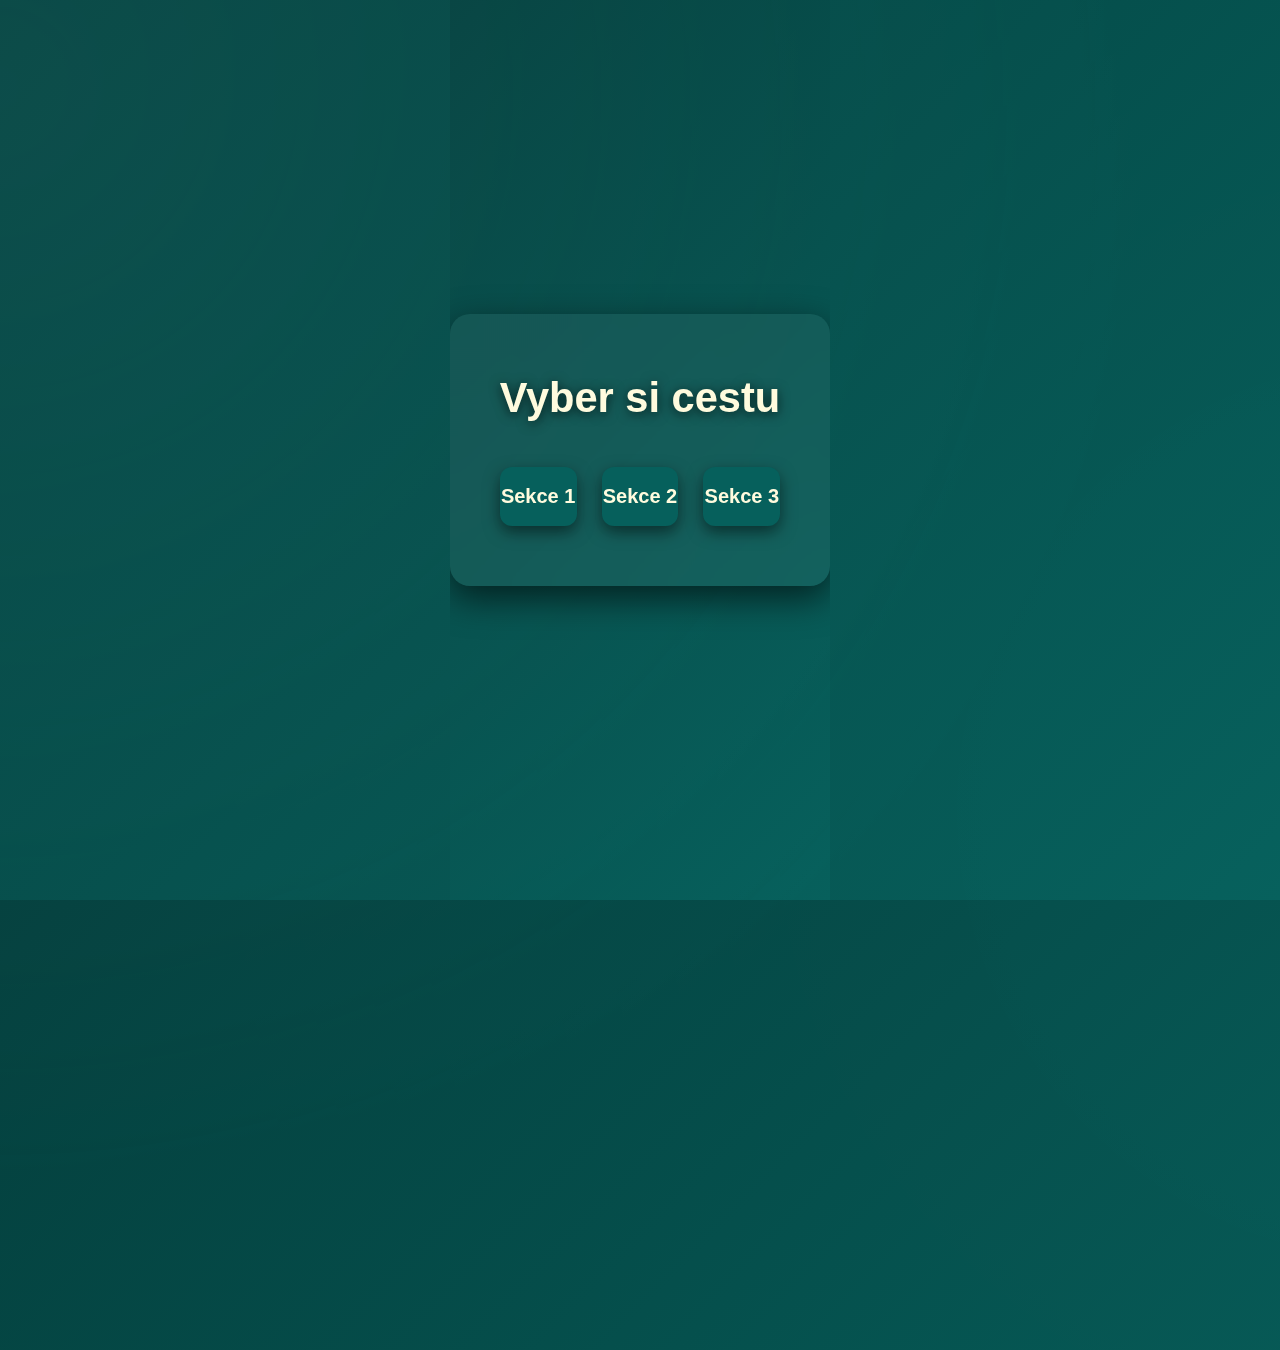
<file: index.html>
<!DOCTYPE html>
<html lang="cs">
<head>
<meta charset="UTF-8" />
<meta name="viewport" content="width=device-width, initial-scale=1" />
<title>Landing Page</title>
<style>
  html {
    --color1: #043f3d;
    --color2: #06605c;
    --color3: #FFFBDE;
    --color4: #57b9b1;
  }
  * {
    margin: 0;
    padding: 0;
    box-sizing: border-box;
  }
  body, html {
    height: 100%;
    font-family: 'Poppins', sans-serif;
    color: var(--color3);
    display: flex;
    justify-content: center;
    align-items: center;
    background: linear-gradient(135deg, var(--color1), var(--color2));
    overflow: hidden;
  }
  body::before {
    content: "";
    position: absolute;
    top: -50%;
    left: -50%;
    width: 200%;
    height: 200%;
    background: radial-gradient(circle at 25% 30%, var(--color4) 0%, transparent 50%),
                radial-gradient(circle at 80% 70%, rgba(255,255,255,0.08) 0%, transparent 50%);
    animation: moveBG 20s ease infinite;
    z-index: 0;
    opacity: 0.1;
  }
  @keyframes moveBG {
    0% { transform: translate(0,0); }
    50% { transform: translate(-5%, -5%); }
    100% { transform: translate(0,0); }
  }
  .container {
    position: relative;
    z-index: 1;
    background: rgba(255, 255, 255, 0.05);
    backdrop-filter: blur(12px);
    border-radius: 20px;
    padding: 60px 50px;
    box-shadow: 0 12px 35px rgba(0, 0, 0, 0.6);
    max-width: 520px;
    width: 100%;
    text-align: center;
  }
  h1 {
    font-size: 2.6rem;
    margin-bottom: 45px;
    color: var(--color3);
    text-shadow: 0 2px 12px rgba(0,0,0,0.7);
  }
  nav {
    display: flex;
    flex-direction: column;
    gap: 25px;
  }
  nav a {
    text-decoration: none;
    background: var(--color2);
    color: var(--color3);
    padding: 18px 0;
    border-radius: 12px;
    font-weight: 600;
    font-size: 1.25rem;
    transition: all 0.25s ease;
    box-shadow: 0 6px 16px rgba(0, 0, 0, 0.5);
  }
  nav a:hover {
    background: var(--color4);
    color: var(--color1);
    transform: translateY(-2px);
    box-shadow: 0 10px 25px rgba(0, 0, 0, 0.7);
  }
  nav a:active {
    transform: translateY(1px);
    box-shadow: 0 4px 10px rgba(0, 0, 0, 0.5);
  }
  @media (min-width: 560px) {
    nav {
      flex-direction: row;
    }
    nav a {
      flex: 1;
    }
  }
</style>
</head>
<body>
  <div class="container">
    <h1>Vyber si cestu</h1>
    <nav>
      <a href="#sekce1">Sekce 1</a>
      <a href="#sekce2">Sekce 2</a>
      <a href="#sekce3">Sekce 3</a>
    </nav>
  </div>
</body>
</html>
</file>
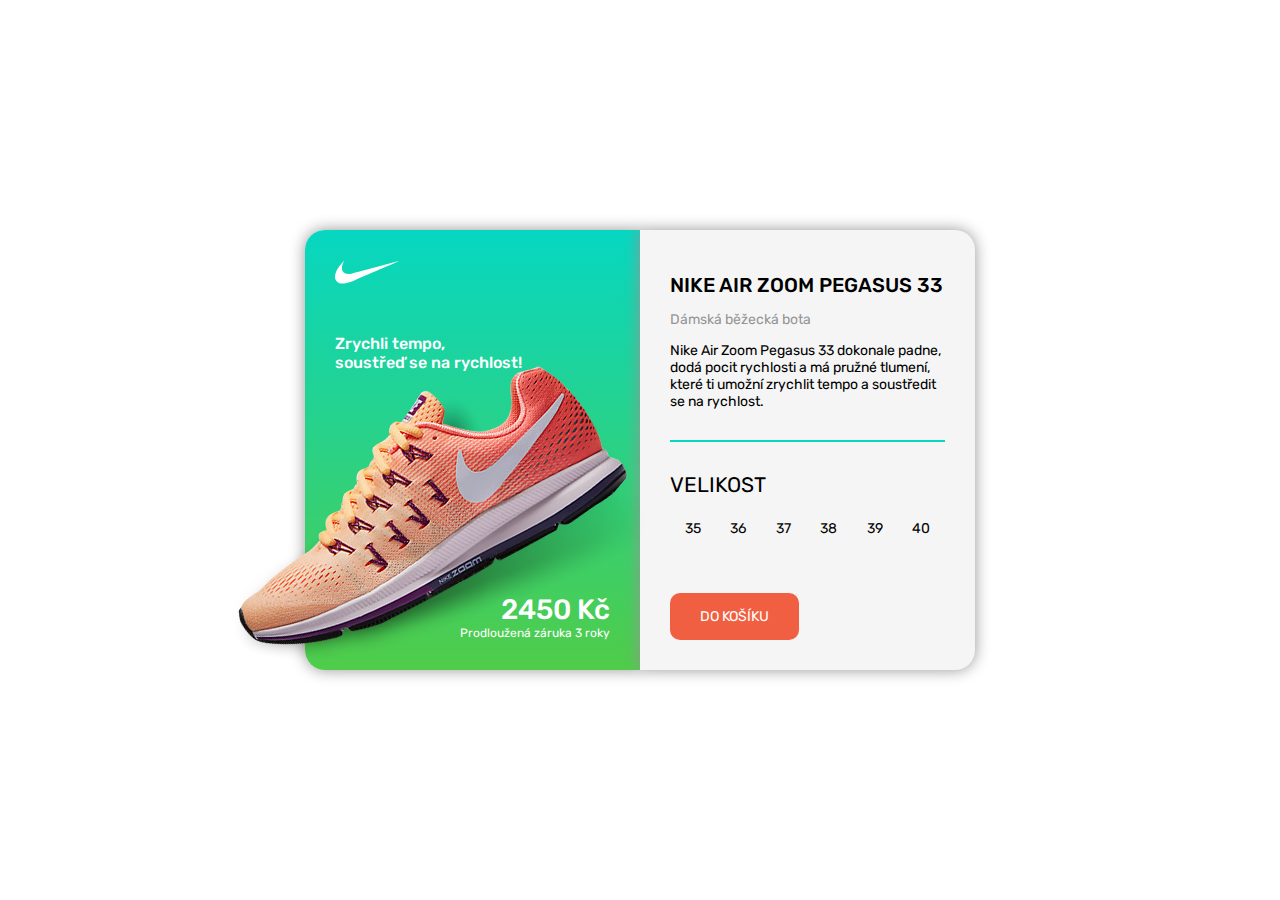
<file: bota.html>
<!DOCTYPE html>
<html lang="cs">
<head>
	<meta charset="UTF-8">
	<meta http-equiv="X-UA-Compatible" content="IE=edge">
	<meta name="viewport" content="width=device-width, initial-scale=1.0">
	<title>Boty	Nike</title>
	<link rel="stylesheet" href="bota.css">
</head>
<body>

	<div class="zbozi">

		<!-- levá (zelená) polovina -->
		<div class="vizual">

			<div class="logo">
				<img src="images/nike.svg" alt="logo Nike" width="65" height="24">
			</div>

			<p class="slogan">
				Zrychli tempo,<br>
				soustřeď se na rychlost!
			</p>

			<div class="bota">
				<img src="images/bota.png" alt="fotografie Nike Air Zoom Pegasus 33" width="415" height="295">
			</div>

			<div class="cenovka">
				<div class="cena">2450&nbsp;Kč</div>
				<div class="zaruka">Prodloužená záruka 3 roky</div>
			</div>

		</div>
		<!-- konec .vizual -->


		<!-- pravá (bílá) polovina -->
		<div class="detaily">

			<h1 class="nazev">Nike Air Zoom Pegasus 33</h1>

			<p class="produkt">Dámská běžecká bota</p>

			<p class="popis">
				Nike Air Zoom Pegasus 33 dokonale padne, dodá pocit rychlosti a má pružné tlumení, které ti umožní zrychlit tempo a soustředit se na rychlost.
			</p>
<div class="cara"></div>
			<h2 class="parametr">Velikost</h2>

			<ul class="velikosti">
				<li>35</li>
				<li>36</li>
				<li>37</li>
				<li class="vybrana">38</li>
				<li>39</li>
				<li>40</li>
			</ul>

			<div class="akce">
				<a class="tlacitko" href="#">Do košíku</a>
			</div>

		</div>
		<!-- konec .detaily -->


	</div>
	<!-- konec .zbozi -->


</body>
</html>
</file>
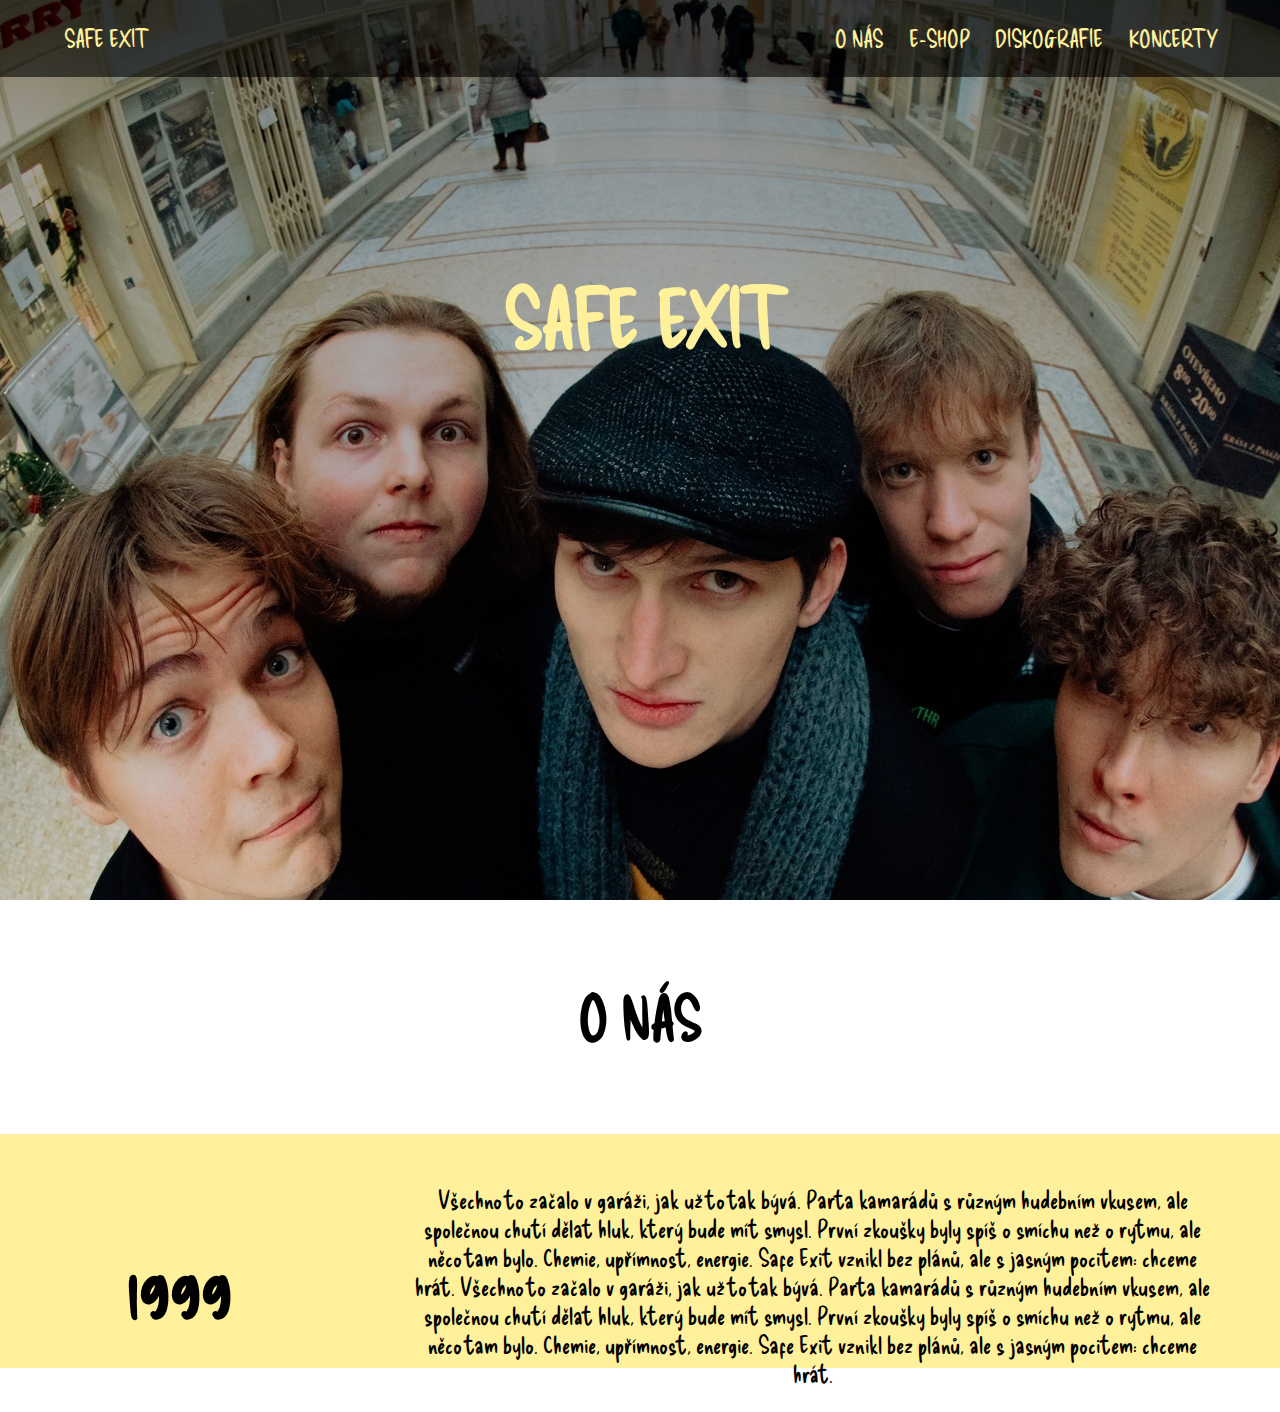
<file: kapela.html>
<!DOCTYPE html>
<html>

<head>
    <meta charset="UTF-8">
    <meta name="viewport" content="width=device-width, initial-scale=1.0">
    <link rel="stylesheet" href="kapela.css">
    <title>Safe exit
    </title>
</head>

<body>
    <header>
        <nav>
            <div>SAFE EXIT</div>
            <ul>
                <li><a href="#onas">o nás</a></li>
                <li><a href="#">E-shop</a></li>
                <li><a href="#">Diskografie</a></li>
                <li><a href="#">Koncerty</a></li>
            </ul>
        </nav>
        <div>
            <h1>SAFE EXIT</h1>
        </div>
    </header>
    <div id="onas"></div>
    <div class="container kapitola"><h2>O nás</h2></div>
    <div class="container zluta">
    

<div class="nigga">
  <h2>1999</h2>
   <p>Všechno to začalo v garáži, jak už to tak bývá. Parta kamarádů s různým hudebním vkusem, ale společnou chutí dělat hluk, který bude mít smysl. První zkoušky byly spíš o smíchu než o rytmu, ale něco tam bylo. Chemie, upřímnost, energie. Safe Exit vznikl bez plánů, ale s jasným pocitem: chceme hrát. Všechno to začalo v garáži, jak už to tak bývá. Parta kamarádů s různým hudebním vkusem, ale společnou chutí dělat hluk, který bude mít smysl. První zkoušky byly spíš o smíchu než o rytmu, ale něco tam bylo. Chemie, upřímnost, energie. Safe Exit vznikl bez plánů, ale s jasným pocitem: chceme hrát.</p></div>


    
    </div>
</body>

</html>
</file>
<file: bota.css>
/* intuitivnejsi box-sizing */
@import url('https://fonts.googleapis.com/css2?family=Dancing+Script:wght@400..700&family=Funnel+Display:wght@300..800&family=Montserrat:ital,wght@0,100..900;1,100..900&family=Rubik:ital,wght@0,300..900;1,300..900&display=swap');

html {
    box-sizing: border-box;
    font-family: 'Rubik';
    font-size: 14px;
    font-weight: 400;
}

*,
::after,
::before {
    box-sizing: inherit;
}

body {
    text-rendering: optimizeLegibility;
    display: flex;
    justify-content: center;
    align-items: center;
    height: 100vh;
    margin: 0;

}

/*
 BARVY
 svetle sede pozadi      #f5f5f5
 tmavsi seda             #959595
 barevny prechod nahore  #06d7c1
 barevny prechod dole    #50cc49
 zelena cara             #06d7c1
 oranzova                #f15f42

 PISMO
 Rubik - pouzite rezy pisma regular 400 a medium 500
 https://fonts.google.com/specimen/Rubik
*/

/* ----- zde zacni psat vlastni css ----- */


div.zbozi {
    display: flex;
    width: 670px;
    height: 440px;
    position: relative;
}

div.vizual {
    background: linear-gradient(#06d7c1, #50cc49);
    color: white;
    border-radius: 20px 0 0 20px;
    box-shadow: #959595 0 0 15px 0;
}

.detaily {
    background-color: #f5f5f5;
    border-radius: 0 20px 20px 0;
    box-shadow: #959595 0 0 15px 0;
}

.vizual,
.detaily {
    padding: 30px;
    width: 50%;
    height: 100%;
    position: relative;
}

.slogan {
    font-size: 16px;
    font-weight: 500;
    padding-top: 30px;
}

.cenovka {
    text-align: right;
    position: absolute;
    bottom: 30px;
    right: 30px;
}

.cena {
    font-size: 28px;
    font-weight: 500;
}

.zaruka {
    font-size: 12px;
    font-weight: 400;
}

.cara {
    width: 100%;
    height: 2px;
    background-color: #06d7c1;
    margin: 30px 0;
}

.bota {
    position: absolute;
    z-index: 10;
    left: -75px;
    bottom: 5px;
}

.nazev {
    font-size: 20px;
    font-weight: 500;
    text-transform: uppercase;
}

.produkt {
    color: #959595;
}

ul.velikosti {
    display: flex;
    list-style: none;
    justify-content: space-around;
    padding: 0;
}

.velikosti li {
    padding: 5px;

}

.velikosti li:hover {
    border: 1px #f15f42 solid;
    border-radius: 100%;
    color: #f15f42;
    cursor: pointer;
}

.tlacitko {
    background-color: #f15f42;
    padding: 15px 30px;
    text-transform: uppercase;
    border-radius: 10px;
    position: absolute;
    bottom: 30px;
    left: 30px;
    text-decoration: none;
    color: white;
}

.tlacitko:hover {
    background-color: #c75039;
}

.parametr {
    font-weight: 400;
    text-transform: uppercase;
}
</file>
<file: kapela.css>
@import url('https://fonts.googleapis.com/css2?family=Delicious+Handrawn&family=Funnel+Sans:ital,wght@0,300..800;1,300..800&display=swap');

html {
    --color1: rgb(255, 240, 155);
    --color2: rgb(247, 227, 114);
}

body {
    margin: 0
}

div.container,
nav {
    padding: 0 5vw;
}

div.container {
    max-width: 100vw;
    max-height: 20vh;
    padding: 3vh 5vw;
 text-align: center;
}

div.zluta {
    background-color: var(--color1);
    ;
    font-family: 'Delicious Handrawn';
}

nav {
    display: flex;
    flex-direction: row;
    align-items: baseline;
    max-width: 100vw;
    justify-content: space-between;
    background-color: rgba(0, 0, 0, 0.6);
    text-transform: uppercase;
    font-size: 1.5em;
}

ul {
    display: flex;
    gap: 2vw;
}

nav li,
nav a {
    list-style-type: none;
    color: inherit;
    text-decoration: none;
}

nav a:hover {
    color: var(--color2);
}

header {
    background-image: linear-gradient(rgba(0, 0, 0, .4), rgba(0, 0, 0, 0.1)), url('/img/band.webp');
    background-position: center top;
    ;
    max-width: 100vw;
    height: 100vh;
    color: var(--color1);
    font-family: 'Delicious Handrawn';
}

header div h1 {
    position: relative;
    top: 15vw;
    font-size: 5em;
    text-align: center;
    margin: 0 auto;
    ;
}

h1,
h2 {
    text-align: center;
    font-family: 'Delicious Handrawn';
 
}


div.kapitola {
    display: flex;;
    align-items: center;
    justify-content: center;
    font-size: 2.5em;
    height: 20vh;
    text-transform: uppercase;
}

.nigga {display: flex;flex-direction: row;justify-content: space-between;align-items: center;}
.nigga p {width: 70%;font-size: 1.5em;}
.nigga h2 {font-size: 5em;width: 20%;padding: 0; margin: 0;}
</file>
